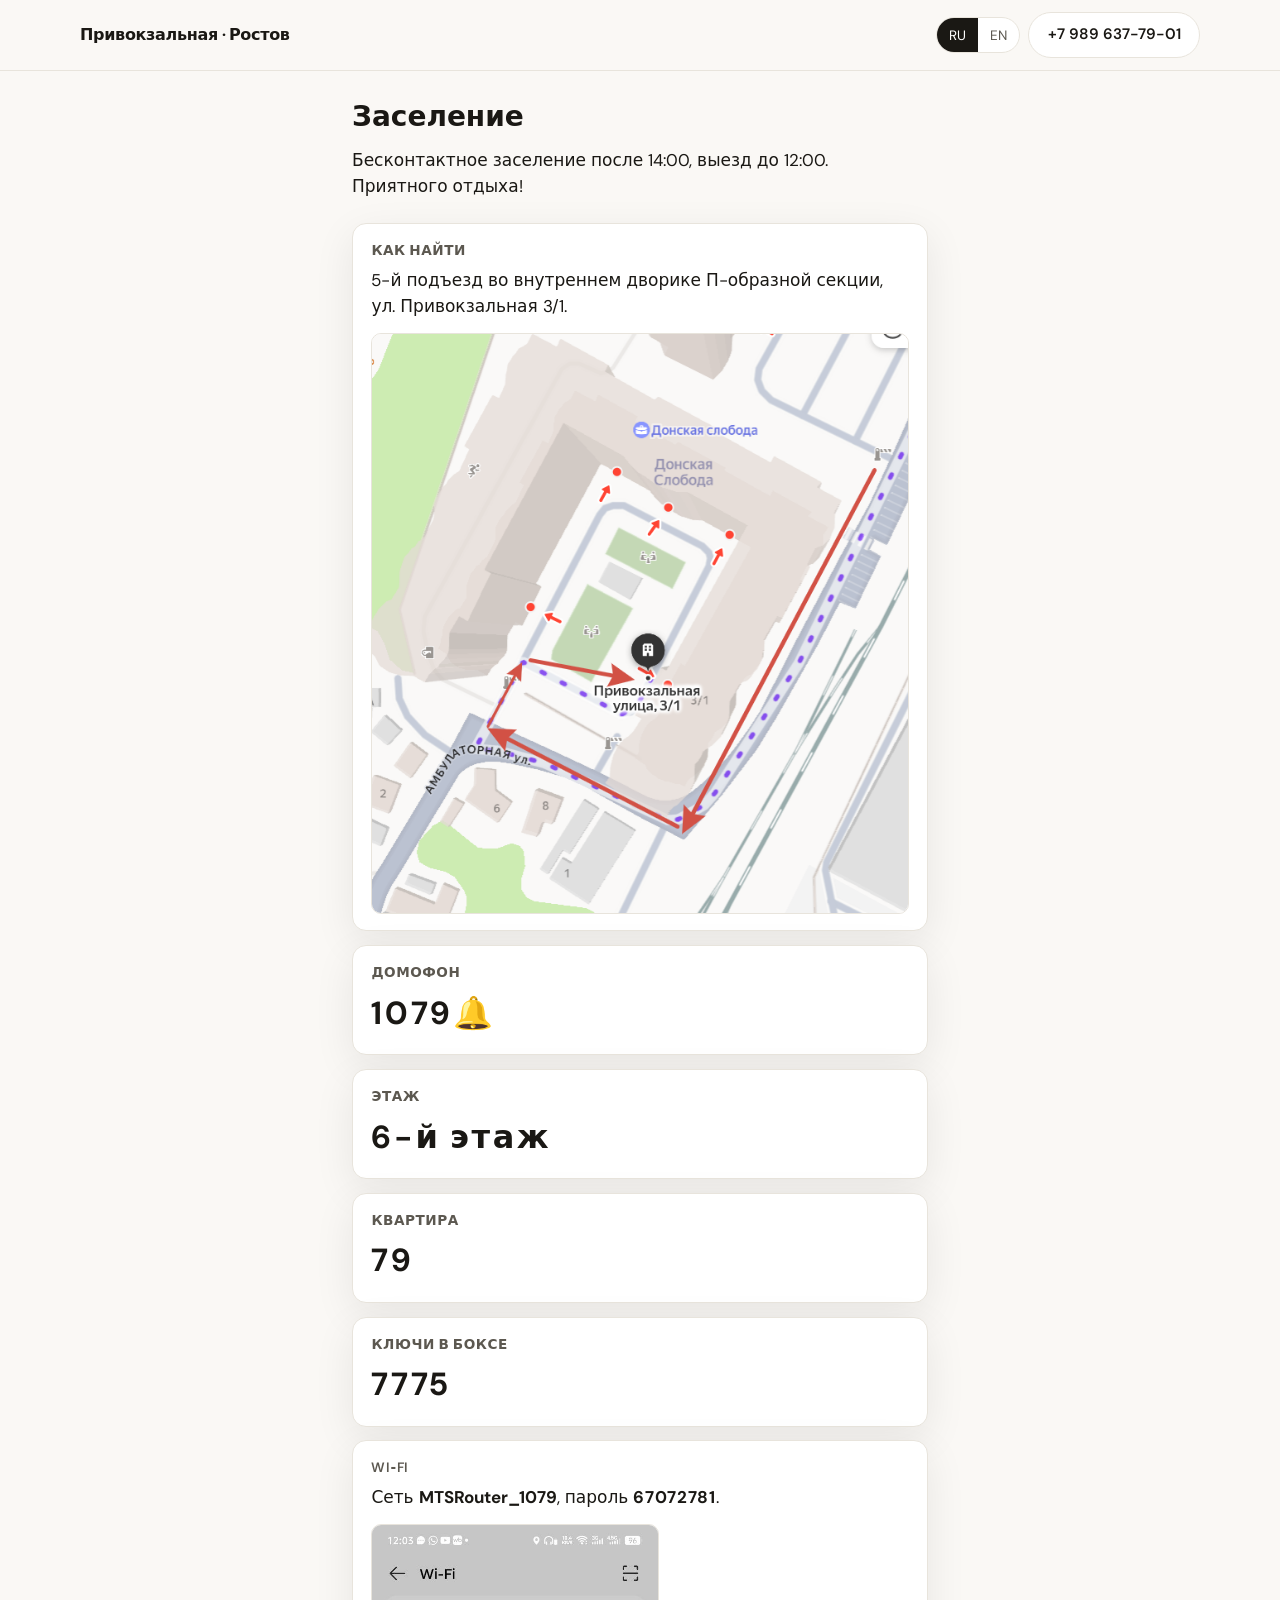
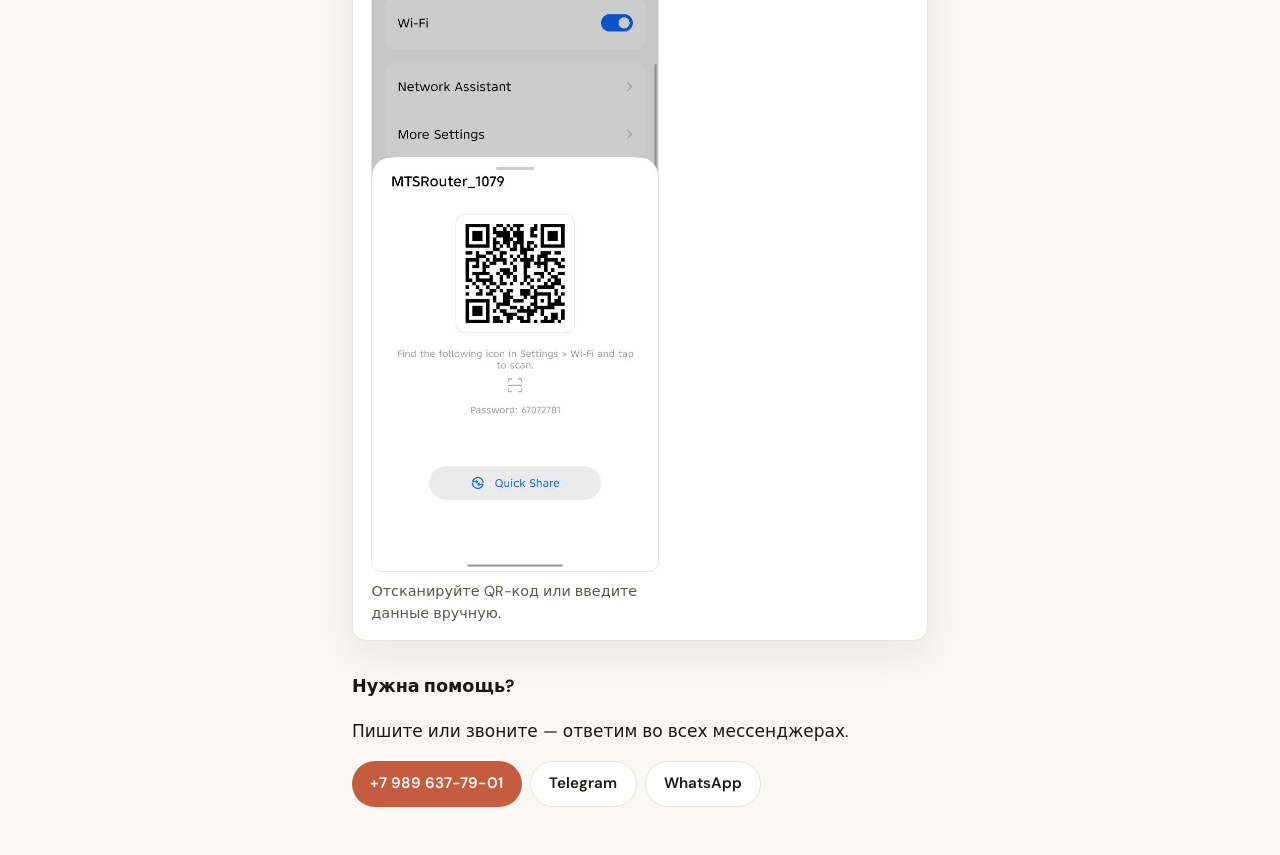
<file: enter/index.html>
<!DOCTYPE html>
<html lang="ru">
  <head>
    <meta charset="utf-8" />
    <meta name="viewport" content="width=device-width, initial-scale=1" />
    <meta name="robots" content="noindex, nofollow, noarchive, nosnippet" />
    <meta name="googlebot" content="noindex, nofollow, noarchive, nosnippet" />
    <link rel="icon" href="../favicon.svg" type="image/svg+xml" sizes="any" />
    <title>Заселение · Привокзальная 3/1</title>
    <meta name="description" content="Инструкция по заселению в квартиру на Привокзальной 3/1, Ростов-на-Дону." />
    <link rel="preconnect" href="https://fonts.googleapis.com" />
    <link rel="preconnect" href="https://fonts.gstatic.com" crossorigin />
    <link
      href="https://fonts.googleapis.com/css2?family=DM+Sans:ital,opsz,wght@0,9..40,400;0,9..40,600;0,9..40,700;1,9..40,400&display=swap"
      rel="stylesheet"
    />
    <link rel="stylesheet" href="../styles.css" />
  </head>
  <body class="enter-page">
    <header class="top">
      <div class="wrap top-inner">
        <span class="brand" data-i18n="brand">Привокзальная · Ростов</span>
        <div class="top-actions">
          <div class="lang-toggle" role="group" aria-label="Language">
            <button type="button" name="lang" value="ru" aria-pressed="true">RU</button>
            <button type="button" name="lang" value="en" aria-pressed="false">EN</button>
          </div>
          <a class="btn btn-ghost" data-msg-phone href="tel:+79896377901">+7 989 637-79-01</a>
        </div>
      </div>
    </header>

    <main class="wrap enter-page-main">
      <h1 data-i18n="pageTitle">Заселение</h1>
      <p class="prose enter-page-lead" data-i18n="pageLead">
        Бесконтактное заселение после 14:00, выезд до 12:00. Приятного отдыха!
      </p>

      <ol class="enter-steps">
        <li class="enter-step">
          <h2 data-i18n="stepAddressTitle">Как найти</h2>
          <p data-i18n="stepAddressText">
            5-й подъезд во внутреннем дворике П-образной секции, ул. Привокзальная 3/1.
          </p>
          <figure class="enter-photo">
            <img src="images/step-1.png" alt="" width="647" height="700" loading="lazy" data-i18n-alt="stepAddressPhotoAlt" />
          </figure>
        </li>
        <li class="enter-step">
          <h2 data-i18n="stepIntercomTitle">Домофон</h2>
          <p class="enter-code" aria-label="1079">1079<span aria-hidden="true">🔔</span></p>
        </li>
        <li class="enter-step">
          <h2 data-i18n="stepFloorTitle">Этаж</h2>
          <p class="enter-code" data-i18n="stepFloorText">6-й этаж</p>
        </li>
        <li class="enter-step">
          <h2 data-i18n="stepApartmentTitle">Квартира</h2>
          <p class="enter-code" aria-label="79">79</p>
        </li>
        <li class="enter-step">
          <h2 data-i18n="stepBoxTitle">Ключи в боксе</h2>
          <p class="enter-code" aria-label="7775">7775</p>
        </li>
        <li class="enter-step">
          <h2 data-i18n="stepWifiTitle">Wi‑Fi</h2>
          <p>
            <span data-i18n="stepWifiNetwork">Сеть</span>
            <strong>MTSRouter_1079</strong>,
            <span data-i18n="stepWifiPasswordLabel">пароль</span>
            <strong class="enter-code enter-code-inline">67072781</strong>.
          </p>
          <figure class="enter-photo enter-photo-wifi">
            <img src="images/step-2.png" alt="" width="567" height="1280" loading="lazy" data-i18n-alt="stepWifiPhotoAlt" />
            <figcaption data-i18n="stepWifiCaption">Отсканируйте QR-код или введите данные вручную.</figcaption>
          </figure>
        </li>
      </ol>

      <section class="enter-contact">
        <h2 data-i18n="contactTitle">Нужна помощь?</h2>
        <p class="prose" data-i18n="contactText">Пишите или звоните — ответим во всех мессенджерах.</p>
        <div class="enter-contact-actions">
          <a class="btn btn-primary" data-msg-phone href="tel:+79896377901">+7 989 637-79-01</a>
          <a class="btn btn-ghost" data-msg-telegram href="#" target="_blank" rel="noopener">Telegram</a>
          <a class="btn btn-ghost" data-msg-whatsapp href="#" target="_blank" rel="noopener">WhatsApp</a>
        </div>
      </section>
    </main>

    <script src="../enter.js"></script>
  </body>
</html>
</file>
<file: styles.css>
:root {
  --bg: #faf8f5;
  --surface: #ffffff;
  --ink: #1a1814;
  --muted: #5c5850;
  --accent: #c45c3e;
  --accent-hover: #a84d33;
  --line: #e8e4dc;
  --radius: 14px;
  --shadow: 0 12px 40px rgba(26, 24, 20, 0.08);
  --font: "DM Sans", system-ui, sans-serif;
}

*,
*::before,
*::after {
  box-sizing: border-box;
}

html {
  scroll-behavior: smooth;
}

body {
  margin: 0;
  font-family: var(--font);
  font-size: 17px;
  line-height: 1.55;
  color: var(--ink);
  background: var(--bg);
}

img {
  max-width: 100%;
  height: auto;
  display: block;
}

a {
  color: var(--accent);
  text-decoration: none;
}
a:hover {
  text-decoration: underline;
}

.wrap {
  width: min(1120px, 92vw);
  margin-inline: auto;
}

header.top {
  position: sticky;
  top: 0;
  z-index: 50;
  background: rgba(250, 248, 245, 0.92);
  backdrop-filter: blur(10px);
  border-bottom: 1px solid var(--line);
}

.top-inner {
  display: flex;
  align-items: center;
  justify-content: space-between;
  gap: 1rem;
  padding: 0.75rem 0;
  flex-wrap: wrap;
}

.brand {
  font-weight: 700;
  font-size: 1rem;
  letter-spacing: -0.02em;
  color: var(--ink);
  text-decoration: none;
}
.brand:hover {
  text-decoration: none;
  color: var(--accent);
}

.top-actions {
  display: flex;
  align-items: center;
  gap: 0.5rem;
  flex-wrap: wrap;
}

.lang-toggle {
  display: inline-flex;
  border: 1px solid var(--line);
  border-radius: 999px;
  overflow: hidden;
  background: var(--surface);
}

.lang-toggle button {
  font: inherit;
  font-size: 0.85rem;
  padding: 0.4rem 0.75rem;
  border: none;
  background: transparent;
  cursor: pointer;
  color: var(--muted);
}
.lang-toggle button[aria-pressed="true"] {
  background: var(--ink);
  color: #fff;
}

.hero {
  padding: 2.5rem 0 2rem;
}

.hero-grid {
  display: grid;
  grid-template-columns: 1fr 1.1fr;
  gap: 2rem;
  align-items: start;
}

/* Lets the text column shrink so long lines wrap instead of overflowing the grid. */
.hero-copy {
  min-width: 0;
}

@media (max-width: 900px) {
  .hero-grid {
    grid-template-columns: 1fr;
  }
}

.hero-copy h1 {
  font-size: clamp(1.75rem, 4vw, 2.35rem);
  line-height: 1.15;
  margin: 0 0 0.75rem;
  letter-spacing: -0.03em;
}

.hero-lead {
  color: var(--muted);
  margin: 0 0 1.25rem;
  font-size: 1.05rem;
}

.price-pill {
  display: inline-block;
  max-width: 100%;
  padding: 0.35rem 0.85rem;
  background: var(--surface);
  border: 1px solid var(--line);
  border-radius: 999px;
  font-size: 0.95rem;
  font-weight: 600;
  white-space: pre-line;
  overflow-wrap: break-word;
  margin-bottom: 1.25rem;
}

.cta-row {
  display: flex;
  flex-wrap: wrap;
  gap: 0.6rem;
  margin-bottom: 1rem;
}

.btn {
  display: inline-flex;
  align-items: center;
  justify-content: center;
  gap: 0.4rem;
  padding: 0.65rem 1.15rem;
  border-radius: 999px;
  font: inherit;
  font-weight: 600;
  font-size: 0.95rem;
  cursor: pointer;
  border: none;
  text-decoration: none;
  transition: background 0.15s, transform 0.1s;
}
.btn:hover {
  text-decoration: none;
  transform: translateY(-1px);
}
.btn-primary {
  background: var(--accent);
  color: #fff;
}
.btn-primary:hover {
  background: var(--accent-hover);
  color: #fff;
}
.btn-ghost {
  background: var(--surface);
  color: var(--ink);
  border: 1px solid var(--line);
}
.btn-ghost:hover {
  border-color: var(--ink);
  color: var(--ink);
}

.meta-list {
  list-style: none;
  padding: 0;
  margin: 0;
  display: flex;
  flex-wrap: wrap;
  gap: 0.5rem 1rem;
  color: var(--muted);
  font-size: 0.9rem;
}
.meta-list li::before {
  content: "·";
  margin-right: 0.35rem;
  color: var(--line);
}
.meta-list li:first-child::before {
  content: none;
}

.hero-visual {
  border-radius: var(--radius);
  overflow: hidden;
  box-shadow: var(--shadow);
  aspect-ratio: 4/3;
  background: var(--line);
}
.hero-visual img {
  width: 100%;
  height: 100%;
  object-fit: cover;
}

.gallery {
  padding: 2rem 0 3rem;
}

.gallery-head {
  display: flex;
  flex-wrap: wrap;
  align-items: center;
  justify-content: space-between;
  gap: 0.75rem 1rem;
  margin-bottom: 1rem;
}

.gallery-head h2 {
  margin: 0;
}

.gallery h2 {
  font-size: 1.35rem;
  margin: 0 0 1rem;
}

.thumbs {
  display: grid;
  grid-template-columns: repeat(auto-fill, minmax(160px, 1fr));
  gap: 0.6rem;
}

.thumbs button {
  padding: 0;
  border: 2px solid transparent;
  border-radius: 10px;
  overflow: hidden;
  cursor: pointer;
  background: none;
  aspect-ratio: 4/3;
}
.thumbs button img {
  width: 100%;
  height: 100%;
  object-fit: cover;
}
.thumbs button:focus-visible,
.thumbs button:hover {
  border-color: var(--accent);
}

.city-views {
  padding-top: 2rem;
}

.city-grid {
  display: grid;
  grid-template-columns: repeat(auto-fill, minmax(260px, 1fr));
  gap: 0.75rem;
  margin-top: 1rem;
}

.city-card {
  margin: 0;
  border-radius: var(--radius);
  overflow: hidden;
  box-shadow: var(--shadow);
  background: var(--line);
}

.city-card img {
  width: 100%;
  height: 100%;
  aspect-ratio: 16 / 10;
  object-fit: cover;
  display: block;
}

.city-credit {
  font-size: 0.82rem;
  color: var(--muted);
  margin: 1rem 0 0;
}

.city-credit a {
  font-weight: 600;
  margin: 0 0.15rem;
}

.section {
  padding: 2.5rem 0;
  border-top: 1px solid var(--line);
}

.section h2 {
  font-size: 1.35rem;
  margin: 0 0 1rem;
}

.two-col {
  display: grid;
  grid-template-columns: 1fr 1fr;
  gap: 2rem;
}

@media (max-width: 720px) {
  .two-col {
    grid-template-columns: 1fr;
  }
}

.prose p {
  margin: 0 0 0.85rem;
  color: var(--muted);
}

.bullets {
  margin: 0;
  padding-left: 1.15rem;
  color: var(--muted);
}
.bullets li {
  margin-bottom: 0.4rem;
}

.booking-card {
  background: var(--surface);
  border: 1px solid var(--line);
  border-radius: var(--radius);
  padding: 1.25rem 1.35rem;
  box-shadow: var(--shadow);
}

.booking-card h3 {
  margin: 0 0 0.75rem;
  font-size: 1.1rem;
}

.calendar-nav {
  display: flex;
  align-items: center;
  justify-content: space-between;
  margin-bottom: 0.75rem;
}

.calendar-nav button {
  font: inherit;
  border: 1px solid var(--line);
  background: var(--bg);
  border-radius: 8px;
  padding: 0.35rem 0.6rem;
  cursor: pointer;
}
.calendar-nav button:disabled {
  opacity: 0.4;
  cursor: not-allowed;
}

.cal-months {
  display: grid;
  grid-template-columns: 1fr 1fr;
  gap: 1rem;
}

@media (max-width: 520px) {
  .cal-months {
    grid-template-columns: 1fr;
  }
}

.cal-month h4 {
  margin: 0 0 0.5rem;
  font-size: 0.9rem;
  font-weight: 600;
  text-transform: capitalize;
  color: var(--muted);
}

.cal-grid {
  display: grid;
  grid-template-columns: repeat(7, 1fr);
  gap: 2px;
  font-size: 0.75rem;
  text-align: center;
}

.cal-dow {
  color: var(--muted);
  font-weight: 600;
  padding: 0.2rem 0;
}

.cal-day {
  aspect-ratio: 1;
  display: flex;
  align-items: center;
  justify-content: center;
  border-radius: 8px;
  cursor: pointer;
  border: none;
  background: var(--bg);
  font: inherit;
  font-size: 0.8rem;
  color: var(--ink);
  padding: 0;
}
.cal-day:disabled {
  opacity: 0.25;
  cursor: not-allowed;
}
.cal-day.past {
  opacity: 0.35;
  cursor: not-allowed;
}
.cal-day.in-range {
  background: #f0e8e4;
}
.cal-day.range-start,
.cal-day.range-end {
  background: var(--accent);
  color: #fff;
}
.cal-day.today {
  outline: 1px solid var(--accent);
}

.range-summary {
  margin-top: 1rem;
  font-size: 0.9rem;
  color: var(--muted);
  min-height: 2.5rem;
}

.messengers {
  display: flex;
  flex-wrap: wrap;
  gap: 0.5rem;
  margin-top: 1rem;
}

.messenger {
  display: inline-flex;
  align-items: center;
  gap: 0.4rem;
  padding: 0.5rem 0.85rem;
  border-radius: 999px;
  font-weight: 600;
  font-size: 0.9rem;
  border: 1px solid var(--line);
  background: var(--surface);
  color: var(--ink);
}
.messenger:hover {
  text-decoration: none;
  border-color: var(--accent);
}

.reviews-grid {
  display: grid;
  gap: 1rem;
}

.review {
  background: var(--surface);
  border: 1px solid var(--line);
  border-radius: var(--radius);
  padding: 1.1rem 1.2rem;
}
.review p {
  margin: 0 0 0.5rem;
  color: var(--muted);
}
.review cite {
  font-style: normal;
  font-weight: 600;
  font-size: 0.85rem;
  color: var(--ink);
}

.map-embed {
  border-radius: var(--radius);
  overflow: hidden;
  border: 1px solid var(--line);
  min-height: 280px;
  background: var(--line);
}
.map-embed iframe {
  width: 100%;
  height: 280px;
  border: 0;
}

.visually-hidden {
  position: absolute;
  width: 1px;
  height: 1px;
  padding: 0;
  margin: -1px;
  overflow: hidden;
  clip: rect(0, 0, 0, 0);
  white-space: nowrap;
  border: 0;
}

.rent-form {
  display: grid;
  gap: 0.85rem;
  max-width: 520px;
  margin-top: 1rem;
}

.rent-form label {
  display: grid;
  gap: 0.35rem;
  font-size: 0.88rem;
  font-weight: 600;
  color: var(--ink);
}

.rent-form input,
.rent-form textarea {
  font: inherit;
  padding: 0.65rem 0.85rem;
  border: 1px solid var(--line);
  border-radius: 10px;
  width: 100%;
  background: var(--surface);
}

.rent-form input:focus,
.rent-form textarea:focus {
  outline: none;
  border-color: var(--accent);
}

.rent-form textarea {
  min-height: 120px;
  resize: vertical;
}

.rent-form .form-row {
  display: grid;
  grid-template-columns: 1fr 1fr;
  gap: 0.85rem;
}

@media (max-width: 520px) {
  .rent-form .form-row {
    grid-template-columns: 1fr;
  }
}

footer {
  padding: 2rem 0 3rem;
  color: var(--muted);
  font-size: 0.9rem;
  border-top: 1px solid var(--line);
}

footer a {
  color: var(--muted);
  font-weight: 600;
}

.fab-bar {
  position: fixed;
  bottom: 0;
  left: 0;
  right: 0;
  padding: 0.65rem 1rem calc(0.65rem + env(safe-area-inset-bottom));
  background: rgba(255, 255, 255, 0.95);
  backdrop-filter: blur(8px);
  border-top: 1px solid var(--line);
  display: none;
  justify-content: center;
  gap: 0.5rem;
  z-index: 40;
}

@media (max-width: 720px) {
  header.top {
    position: static;
    backdrop-filter: none;
    background: transparent;
  }

  .wrap {
    width: min(1120px, calc(100vw - 1.5rem));
  }

  .top-inner {
    align-items: flex-start;
    padding: 0.65rem 0;
  }

  .brand {
    width: 100%;
    font-size: 1.05rem;
  }

  .top-actions {
    width: 100%;
    display: grid;
    grid-template-columns: auto 1fr;
    gap: 0.5rem;
  }

  .top-actions .lang-toggle {
    grid-row: span 2;
    align-self: start;
  }

  .top-actions .btn {
    min-height: 44px;
    font-size: 0.98rem;
  }

  .hero {
    padding: 1.15rem 0 1.4rem;
  }

  .price-pill {
    width: 100%;
    border-radius: 16px;
    line-height: 1.35;
    padding: 0.6rem 0.9rem;
    margin-bottom: 1rem;
  }

  .hero-copy h1 {
    font-size: clamp(2rem, 8.9vw, 2.55rem);
    line-height: 1.06;
    margin-bottom: 0.9rem;
  }

  .hero-lead {
    margin-bottom: 1rem;
    font-size: 1rem;
  }

  .cta-row {
    display: grid;
    grid-template-columns: 1fr 1fr;
    margin-bottom: 0.85rem;
  }

  .cta-row .btn {
    width: 100%;
    min-height: 46px;
  }

  .cta-row .btn:first-child {
    grid-column: 1 / -1;
  }

  .meta-list {
    font-size: 0.82rem;
    gap: 0.35rem 0.6rem;
  }

  .hero-visual {
    border-radius: 12px;
  }

  .section {
    padding: 1.8rem 0;
  }

  .gallery {
    padding: 1.5rem 0 2rem;
  }

  .booking-card {
    padding: 1rem;
  }

  .calendar-nav {
    gap: 0.45rem;
  }

  .calendar-nav button {
    min-height: 40px;
    padding: 0.35rem 0.55rem;
  }

  .messengers {
    gap: 0.4rem;
  }

  .messenger {
    flex: 1 1 44%;
    justify-content: center;
    min-height: 42px;
  }

  .rent-form {
    max-width: none;
  }

  .fab-bar {
    display: flex;
    flex-wrap: nowrap;
    gap: 0.4rem;
    position: static;
    padding: 0.75rem 0 0;
    border-top: 0;
    background: transparent;
    backdrop-filter: none;
  }

  .fab-bar .btn {
    min-height: 46px;
    max-width: none !important;
    font-size: 0.98rem;
  }

  body {
    padding-bottom: 0;
  }
}

@media (max-width: 480px) {
  body {
    font-size: 16px;
  }

  .lang-toggle button {
    padding: 0.45rem 0.7rem;
  }

  .top-actions {
    grid-template-columns: 1fr;
  }

  .top-actions .lang-toggle {
    grid-row: auto;
    justify-self: start;
  }

  .cta-row {
    grid-template-columns: 1fr;
  }

  .cal-grid {
    font-size: 0.72rem;
  }

  .cal-day {
    min-height: 34px;
    border-radius: 7px;
  }

  .fab-bar {
    padding-inline: 0.65rem;
  }
}

/* —— Enter page (guest check-in) —— */
.enter-page-main {
  padding: 1.5rem 0 3rem;
  max-width: 36rem;
}

.enter-page-main h1 {
  font-size: clamp(1.35rem, 4vw, 1.75rem);
  margin: 0 0 0.5rem;
}

.enter-page-lead {
  margin: 0 0 1.5rem;
}

.enter-steps {
  list-style: none;
  margin: 0 0 2rem;
  padding: 0;
  display: grid;
  gap: 0.85rem;
}

.enter-step {
  background: var(--surface);
  border: 1px solid var(--line);
  border-radius: var(--radius);
  padding: 1rem 1.15rem;
  box-shadow: var(--shadow);
}

.enter-step h2 {
  margin: 0 0 0.35rem;
  font-size: 0.85rem;
  font-weight: 600;
  letter-spacing: 0.04em;
  text-transform: uppercase;
  color: var(--muted);
}

.enter-step p {
  margin: 0;
  color: var(--ink);
}

.enter-code {
  font-size: clamp(1.5rem, 5vw, 2rem);
  font-weight: 700;
  letter-spacing: 0.08em;
  font-variant-numeric: tabular-nums;
}

.enter-code-inline {
  display: inline;
  font-size: inherit;
  letter-spacing: 0.04em;
}

.enter-photo {
  margin: 0.85rem 0 0;
}

.enter-photo img {
  width: 100%;
  border-radius: calc(var(--radius) - 4px);
  border: 1px solid var(--line);
}

.enter-photo-wifi {
  max-width: 18rem;
}

.enter-photo figcaption {
  margin-top: 0.5rem;
  font-size: 0.9rem;
  color: var(--muted);
}

.enter-contact h2 {
  font-size: 1.1rem;
  margin: 0 0 0.35rem;
}

.enter-contact-actions {
  display: flex;
  flex-wrap: wrap;
  gap: 0.5rem;
  margin-top: 1rem;
}

/* —— Gallery page & lightbox —— */
.gallery-page-main {
  padding: 1.5rem 0 3rem;
}

.gallery-back {
  margin: 0 0 0.75rem;
}

.gallery-back a {
  font-weight: 600;
  color: var(--accent);
  text-decoration: none;
}

.gallery-back a:hover {
  text-decoration: underline;
}

.gallery-page-main h1 {
  font-size: clamp(1.35rem, 4vw, 1.75rem);
  margin: 0 0 0.5rem;
}

.gallery-page-hint {
  margin: 0 0 1.25rem;
  max-width: 42rem;
}

.photo-grid {
  display: grid;
  grid-template-columns: repeat(auto-fill, minmax(220px, 1fr));
  gap: 0.75rem;
}

.photo-grid-item {
  padding: 0;
  border: none;
  border-radius: var(--radius);
  overflow: hidden;
  cursor: zoom-in;
  background: var(--line);
  box-shadow: var(--shadow);
  aspect-ratio: 4 / 3;
}

.photo-grid-item img {
  width: 100%;
  height: 100%;
  object-fit: cover;
  display: block;
  transition: transform 0.2s ease;
}

.photo-grid-item:hover img,
.photo-grid-item:focus-visible img {
  transform: scale(1.03);
}

.photo-grid-item:focus-visible {
  outline: 2px solid var(--accent);
  outline-offset: 2px;
}

body.lightbox-open {
  overflow: hidden;
}

.lightbox {
  position: fixed;
  inset: 0;
  z-index: 200;
  display: flex;
  align-items: stretch;
  justify-content: center;
}

.lightbox[hidden] {
  display: none !important;
}

.lightbox-backdrop {
  position: absolute;
  inset: 0;
  background: rgba(12, 14, 18, 0.92);
}

.lightbox-panel {
  position: relative;
  z-index: 1;
  display: flex;
  flex-direction: column;
  width: 100%;
  max-width: 1200px;
  margin: 0 auto;
  padding: 0.75rem;
  box-sizing: border-box;
}

.lightbox-top {
  display: flex;
  flex-wrap: wrap;
  align-items: center;
  gap: 0.5rem 0.75rem;
  color: #f4f4f5;
  margin-bottom: 0.5rem;
}

.lightbox-counter {
  font-weight: 600;
  font-size: 0.9rem;
  margin-right: auto;
}

.lightbox-zoom {
  display: flex;
  align-items: center;
  gap: 0.35rem;
}

.lightbox-zoom-level {
  min-width: 3.25rem;
  text-align: center;
  font-size: 0.85rem;
  font-variant-numeric: tabular-nums;
}

.lightbox-btn {
  font: inherit;
  border: 1px solid rgba(255, 255, 255, 0.25);
  background: rgba(255, 255, 255, 0.08);
  color: #fff;
  border-radius: 8px;
  min-width: 2.25rem;
  min-height: 2.25rem;
  padding: 0.2rem 0.5rem;
  cursor: pointer;
}

.lightbox-btn:hover {
  background: rgba(255, 255, 255, 0.18);
}

.lightbox-btn-text {
  font-size: 0.82rem;
  padding-inline: 0.65rem;
}

.lightbox-close {
  margin-left: 0.25rem;
}

.lightbox-stage {
  flex: 1;
  min-height: 0;
  display: flex;
  align-items: center;
  justify-content: center;
  overflow: hidden;
  touch-action: none;
  cursor: grab;
  border-radius: 12px;
  background: rgba(0, 0, 0, 0.35);
}

.lightbox-stage:active {
  cursor: grabbing;
}

.lightbox-stage img {
  max-width: 100%;
  max-height: min(72vh, 820px);
  width: auto;
  height: auto;
  object-fit: contain;
  transform-origin: center center;
  will-change: transform;
  user-select: none;
  -webkit-user-drag: none;
}

.lightbox-nav {
  position: absolute;
  inset: 0;
  pointer-events: none;
  display: flex;
  align-items: center;
  justify-content: space-between;
  padding: 0 0.25rem;
}

.lightbox-nav-btn {
  pointer-events: auto;
  font-size: 1.75rem;
  line-height: 1;
  padding: 0.35rem 0.55rem;
  margin-top: 2.5rem;
  background: rgba(0, 0, 0, 0.45);
  border-color: transparent;
}

@media (max-width: 600px) {
  .lightbox-top {
    flex-direction: column;
    align-items: stretch;
  }

  .lightbox-counter {
    margin-right: 0;
  }

  .lightbox-zoom {
    justify-content: center;
  }

  .lightbox-close {
    width: 100%;
    margin-left: 0;
  }

  .photo-grid {
    grid-template-columns: repeat(2, 1fr);
    gap: 0.5rem;
  }
}
</file>
